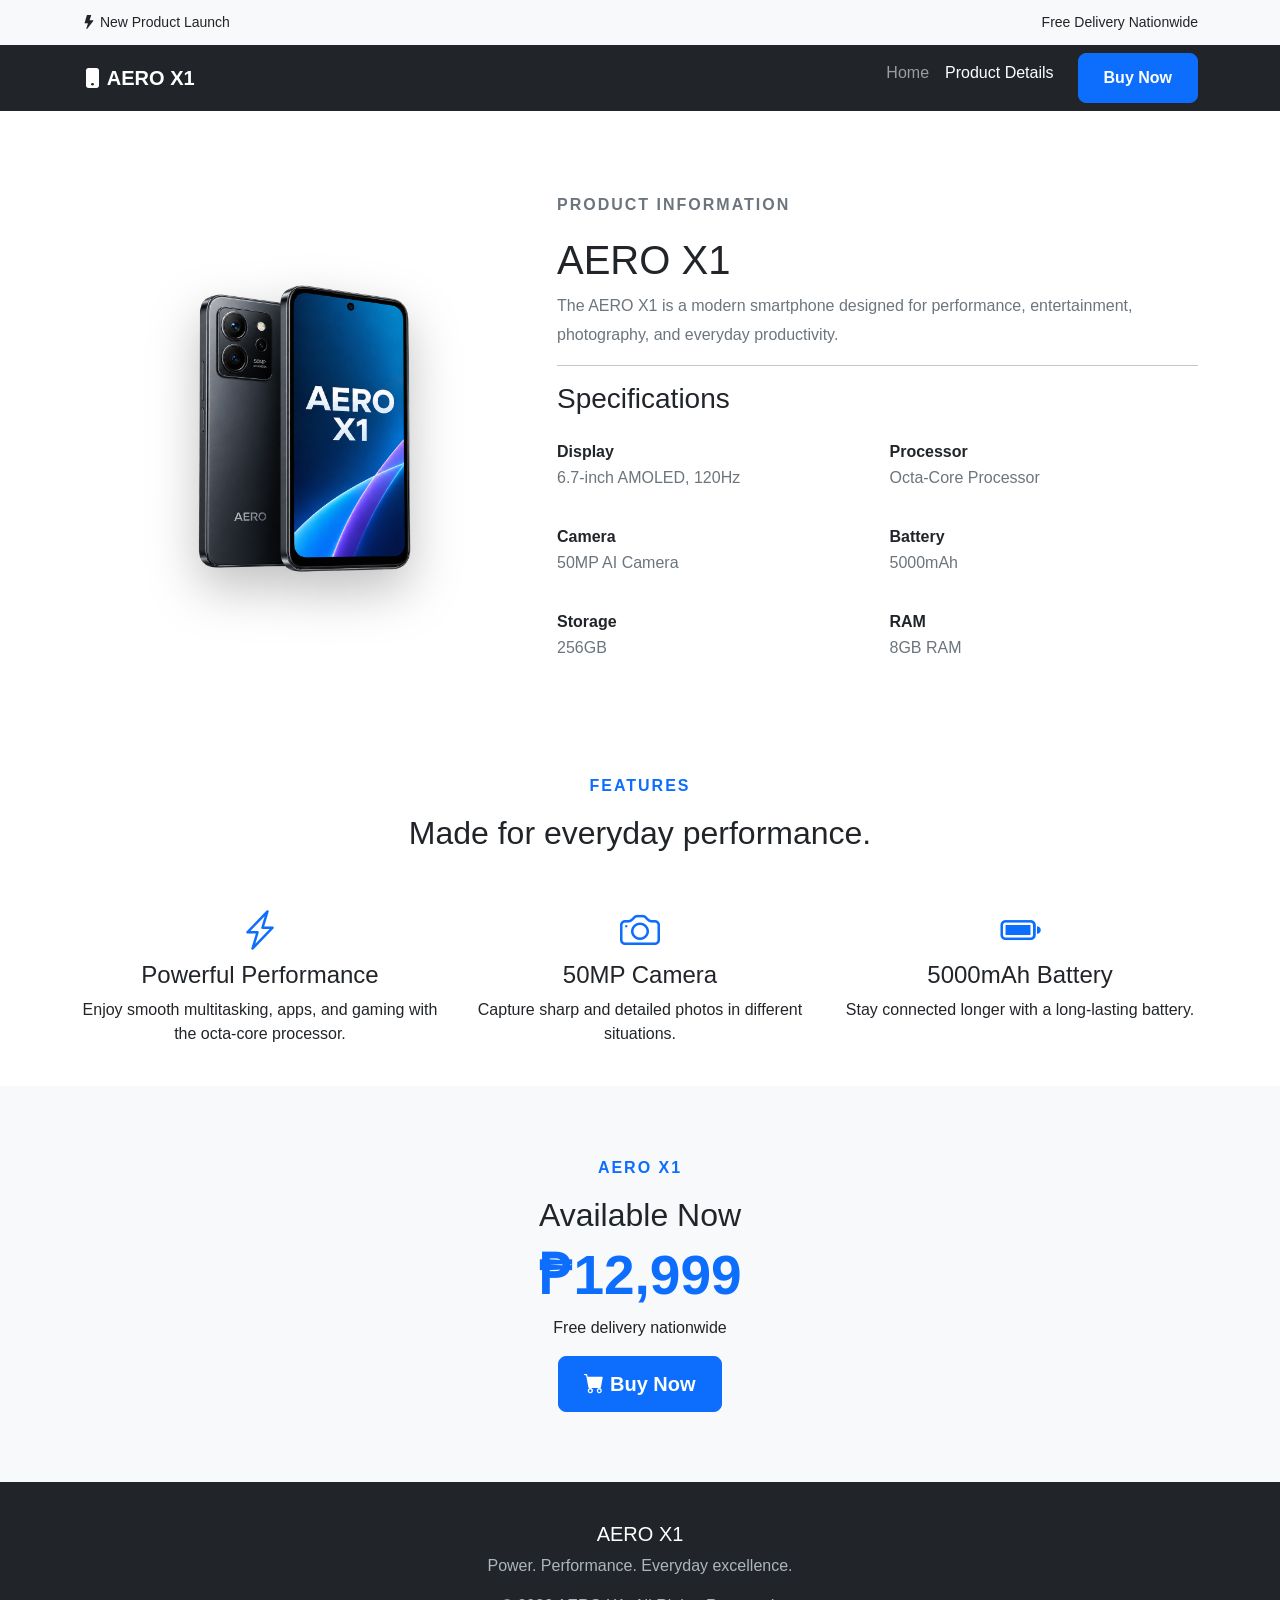
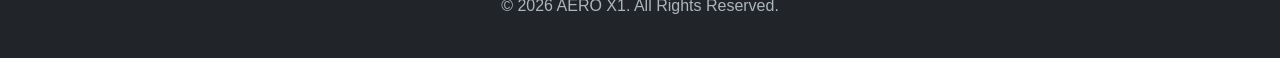
<file: details.html>
<!DOCTYPE html>
<html lang="en">
<head>
    <meta charset="UTF-8">
    <meta name="viewport" content="width=device-width, initial-scale=1.0">

    <title>AERO X1 | Product Details</title>

    <!-- Bootstrap -->
    <link href="https://cdn.jsdelivr.net/npm/bootstrap@5.3.3/dist/css/bootstrap.min.css" rel="stylesheet">

    <!-- Bootstrap Icons -->
    <link href="https://cdn.jsdelivr.net/npm/bootstrap-icons@1.11.3/font/bootstrap-icons.css" rel="stylesheet">

    <!-- Custom CSS -->
    <link rel="stylesheet" href="style.css">
</head>

<body>

    <!-- HEADER -->
    <header class="top-header">
        <div class="container d-flex justify-content-between">
            <span>
                <i class="bi bi-lightning-fill"></i>
                New Product Launch
            </span>

            <span>Free Delivery Nationwide</span>
        </div>
    </header>


    <!-- NAVBAR -->
    <nav class="navbar navbar-expand-lg navbar-dark bg-dark sticky-top">
        <div class="container">

            <a class="navbar-brand fw-bold" href="index.html">
                <i class="bi bi-phone-fill"></i>
                AERO X1
            </a>

            <div class="navbar-nav ms-auto">

                <a class="nav-link" href="index.html">
                    Home
                </a>

                <a class="nav-link active" href="details.html">
                    Product Details
                </a>

                <a class="btn btn-primary ms-3" href="#price">
                    Buy Now
                </a>

            </div>
        </div>
    </nav>


    <!-- PRODUCT INFORMATION -->
    <section class="product-description">
        <div class="container">

            <div class="row align-items-center">

                <!-- IMAGE -->
                <div class="col-md-5 text-center mb-4">

                    <img src="aero-x1.png"
                         alt="AERO X1 Smartphone"
                         class="product-image">

                </div>


                <!-- INFORMATION -->
                <div class="col-md-7">

                    <p class="small-title">
                        PRODUCT INFORMATION
                    </p>

                    <h1>AERO X1</h1>

                    <p>
                        The AERO X1 is a modern smartphone designed for
                        performance, entertainment, photography, and
                        everyday productivity.
                    </p>

                    <hr>

                    <h3>Specifications</h3>

                    <div class="row mt-4">

                        <div class="col-sm-6 mb-3">
                            <strong>Display</strong>
                            <p>6.7-inch AMOLED, 120Hz</p>
                        </div>

                        <div class="col-sm-6 mb-3">
                            <strong>Processor</strong>
                            <p>Octa-Core Processor</p>
                        </div>

                        <div class="col-sm-6 mb-3">
                            <strong>Camera</strong>
                            <p>50MP AI Camera</p>
                        </div>

                        <div class="col-sm-6 mb-3">
                            <strong>Battery</strong>
                            <p>5000mAh</p>
                        </div>

                        <div class="col-sm-6 mb-3">
                            <strong>Storage</strong>
                            <p>256GB</p>
                        </div>

                        <div class="col-sm-6 mb-3">
                            <strong>RAM</strong>
                            <p>8GB RAM</p>
                        </div>

                    </div>

                </div>

            </div>

        </div>
    </section>


    <!-- FEATURES -->
    <section class="feature-section">

        <div class="container">

            <div class="text-center">

                <p class="small-title">
                    FEATURES
                </p>

                <h2>Made for everyday performance.</h2>

            </div>

            <div class="row text-center mt-5">

                <div class="col-md-4 mb-4">

                    <i class="bi bi-lightning-charge feature-icon fs-1"></i>

                    <h4>Powerful Performance</h4>

                    <p>
                        Enjoy smooth multitasking, apps, and gaming
                        with the octa-core processor.
                    </p>

                </div>


                <div class="col-md-4 mb-4">

                    <i class="bi bi-camera feature-icon fs-1"></i>

                    <h4>50MP Camera</h4>

                    <p>
                        Capture sharp and detailed photos
                        in different situations.
                    </p>

                </div>


                <div class="col-md-4 mb-4">

                    <i class="bi bi-battery-full feature-icon fs-1"></i>

                    <h4>5000mAh Battery</h4>

                    <p>
                        Stay connected longer with a
                        long-lasting battery.
                    </p>

                </div>

            </div>

        </div>

    </section>


    <!-- PRICE -->
    <section id="price" class="price-section">

        <div class="container text-center">

            <p class="small-title">
                AERO X1
            </p>

            <h2>Available Now</h2>

            <h1 class="price">
                ₱12,999
            </h1>

            <p>
                Free delivery nationwide
            </p>

            <button class="btn btn-primary btn-lg"
                    onclick="buyNow()">

                <i class="bi bi-cart-fill"></i>
                Buy Now

            </button>

        </div>

    </section>


    <!-- FOOTER -->
    <footer>

        <div class="container text-center">

            <h5>AERO X1</h5>

            <p>
                Power. Performance. Everyday excellence.
            </p>

            <p class="mb-0">
                © 2026 AERO X1. All Rights Reserved.
            </p>

        </div>

    </footer>


    <!-- JAVASCRIPT -->
    <script src="script.js"></script>

</body>
</html>
</file>
<file: style.css>
body {
    font-family: Arial, sans-serif;
    color: #212529;
    margin: 0;
}


.top-header {
    background-color: #f8f9fa;
    padding: 12px 0;
    font-size: 14px;
}


.hero {
    padding: 80px 0;
    background: linear-gradient(135deg, #ffffff, #e9f2ff);
}

.small-title {
    color: #0d6efd;
    font-weight: bold;
    letter-spacing: 2px;
}

.hero h1 {
    font-size: 65px;
    font-weight: bold;
    margin: 20px 0;
}

.hero h3 {
    color: #495057;
    line-height: 1.5;
}

.hero p {
    color: #6c757d;
    line-height: 1.8;
}


.phone {
    width: 210px;
    height: 390px;
    background: #171717;
    border: 8px solid #343a40;
    border-radius: 35px;
    margin: auto;
    position: relative;
    box-shadow: 0 20px 40px rgba(0, 0, 0, 0.3);
    padding: 12px;
}

.phone-camera {
    position: absolute;
    top: 20px;
    left: 20px;
    background: #343a40;
    color: white;
    padding: 12px;
    border-radius: 15px;
    z-index: 2;
}

.phone-screen {
    height: 100%;
    border-radius: 25px;
    background: linear-gradient(160deg, #0d6efd, #6610f2);
    color: white;
    display: flex;
    flex-direction: column;
    align-items: center;
    justify-content: center;
    font-size: 35px;
}

.phone-screen span {
    font-size: 25px;
}

.product-description {
    padding: 80px 0;
}

.product-description h2 {
    font-size: 36px;
    font-weight: bold;
}

.product-description p {
    color: #6c757d;
    line-height: 1.8;
}

.feature-icon {
    font-size: 30px;
    color: #0d6efd;
    margin-bottom: 10px;
}

.price-section {
    padding: 70px 0;
    background-color: #f8f9fa;
}

.price {
    font-size: 55px;
    font-weight: bold;
    color: #0d6efd;
}


.btn-primary {
    border-radius: 8px;
    padding: 12px 25px;
    font-weight: bold;
}


footer {
    background-color: #212529;
    color: white;
    padding: 40px 0;
}

footer p {
    color: #adb5bd;
}

@media (max-width: 768px) {

    .hero {
        text-align: center;
    }

    .hero h1 {
        font-size: 45px;
    }

    .phone {
        margin-top: 40px;
    }

}

.product-image {
    width: 100%;
    max-width: 450px;
    height: auto;
    object-fit: contain;
    filter: drop-shadow(0 20px 25px rgba(0, 0, 0, 0.25));
}
</file>
